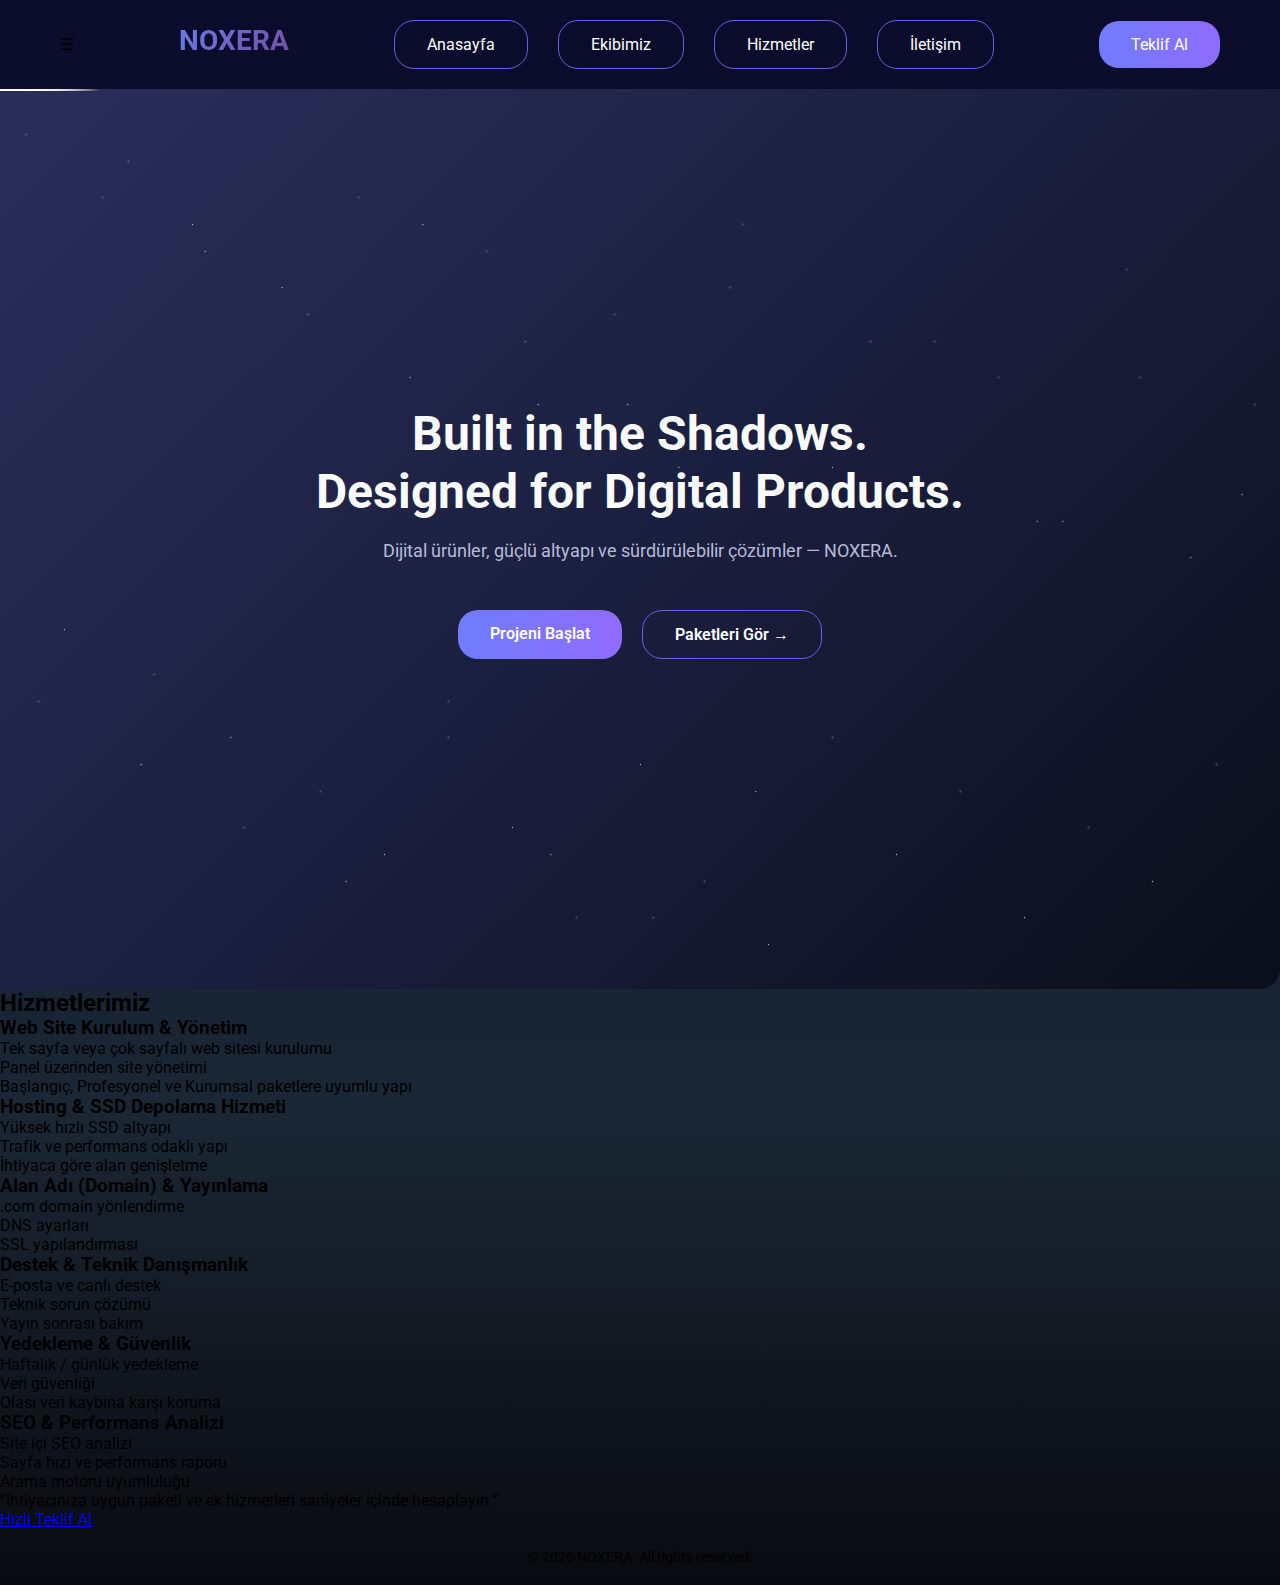
<file: index.html>
<!doctype html>
<html lang="tr">
  <head>
    <meta charset="UTF-8" />
    <meta name="viewport" content="width=device-width, initial-scale=1.0" />
    <title>NOXERA | Digital Products</title>
    <link rel="icon" href="image/logo.png">
    <link rel="stylesheet" href="./style.css" />
  </head>
  <body>
    <header class="nav-bar">
      <div class="menu-toggle">☰</div>
      <div class="logo">NOXERA</div>

      <nav class="nav-links">
        <a href="index.html">Anasayfa</a>
        <a href="team.html">Ekibimiz</a>
        <!--eklendi ve -->
        <a href="#hizmetlerr">Hizmetler</a>
        <a href="communication.html">İletişim</a>
      </nav>
      <a href="offer.html"  class="btnpri">Teklif Al</a>
    </header>
    <!-- HERO -->
    <section class="hero">
      <div class="hero-content">
        <h1>Built in the Shadows.<br />Designed for Digital Products.</h1>
        <p>
          Dijital ürünler, güçlü altyapı ve sürdürülebilir çözümler — NOXERA.
        </p>

        <div class="hero-buttons">
          <a href="offer.html" class="btnpri">Projeni Başlat</a>
          <a href="price.html" class="btnsec">Paketleri Gör →</a>
        </div>
      </div>
      <!--arka plan efekti-->
      <div class="stars"></div>
      <div class="shooting-star"></div>
      <div class="shooting-star"></div>
      <div class="shooting-star"></div>
      <div class="shooting-star"></div>
      <div class="shooting-star"></div>
    </section>

    <!--Hizmetler bölümü-->
    <section class="servis" id="hizmetlerr"> 
      <div class="servis-title">
         <h2 class="title">Hizmetlerimiz</h2>
      </div>        
      
      <div class="hizmetler">
        <div class="hizmet">
          <h3>Web Site Kurulum & Yönetim</h3>
          <ul>
            <li>Tek sayfa veya çok sayfalı web sitesi kurulumu</li>
            <li>Panel üzerinden site yönetimi</li>
            <li>Başlangıç, Profesyonel ve Kurumsal paketlere uyumlu yapı</li>
          </ul>
        </div>
        <div class="hizmet">
          <h3>Hosting & SSD Depolama Hizmeti</h3>
          <ul>
            <li>Yüksek hızlı SSD altyapı</li>
            <li>Trafik ve performans odaklı yapı</li>
            <li>İhtiyaca göre alan genişletme</li>
          </ul>
        </div>
        <div class="hizmet">
          <h3>Alan Adı (Domain) & Yayınlama</h3>
          <ul>
            <li>.com domain yönlendirme</li>
            <li>DNS ayarları</li>
            <li>SSL yapılandırması</li>
          </ul>
        </div>
        <div class="hizmet">
          <h3>Destek & Teknik Danışmanlık</h3>
          <ul>
            <li>E-posta ve canlı destek</li>
            <li>Teknik sorun çözümü</li>
            <li>Yayın sonrası bakım</li>
          </ul>
        </div>
        <div class="hizmet">
          <h3>Yedekleme & Güvenlik</h3>
          <ul>
            <li>Haftalık / günlük yedekleme</li>
            <li>Veri güvenliği</li>
            <li>Olası veri kaybına karşı koruma</li>
          </ul>
        </div>
        <div class="hizmet">
          <h3>SEO & Performans Analizi</h3>
          <ul>
            <li>Site içi SEO analizi</li>
            <li>Sayfa hızı ve performans raporu</li>
            <li>Arama motoru uyumluluğu</li>
          </ul>
        </div>
      </div>
      <div class="teklif">
        <p class="not">
          “İhtiyacınıza uygun paketi ve ek hizmetleri saniyeler içinde
          hesaplayın.”
        </p>
      <a href="offer.html" class="teklif-btn">Hızlı Teklif Al</a>
      </div>
    </section>
    <!-- FOOTER -->
    <footer class="footer">
      <p>© 2026 NOXERA. All rights reserved.</p>
    </footer>
    <!--responsive-->
    <script>
      const menuToggle = document.querySelector(".menu-toggle");
      const navBar = document.querySelector(".nav-bar");

      menuToggle.addEventListener("click", () => {
        navBar.classList.toggle("active");
      });
    </script>
  </body>
</html>
</file>
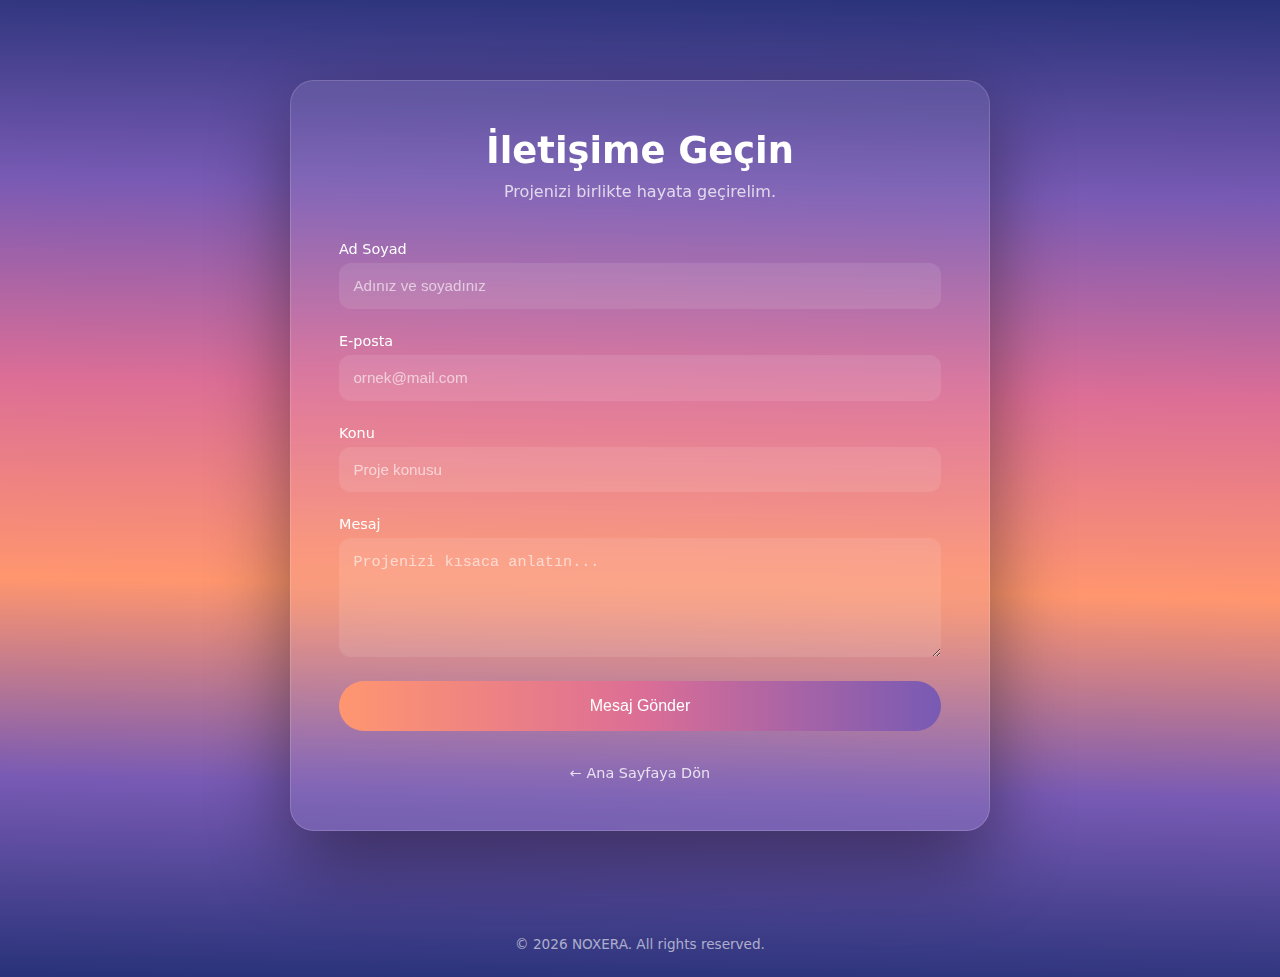
<file: communication.html>
<!doctype html>
<html lang="tr">
<head>
  <meta charset="UTF-8" />
  <meta name="viewport" content="width=device-width, initial-scale=1.0" />
  <title>İletişim | NOXERA</title>
  <link rel="icon" href="image/logo.png">
  <link rel="stylesheet" href="communication.css" />
</head>
<body>

  <main>
    <section class="contact-container">

      <div class="contact-header">
        <h1>İletişime Geçin</h1>
        <p>Projenizi birlikte hayata geçirelim.</p>
      </div>

      <form class="contact-form">

        <div class="form-group">
          <label>Ad Soyad</label>
          <input type="text" placeholder="Adınız ve soyadınız" required>
        </div>

        <div class="form-group">
          <label>E-posta</label>
          <input type="email" placeholder="ornek@mail.com" required>
        </div>

        <div class="form-group">
          <label>Konu</label>
          <input type="text" placeholder="Proje konusu">
        </div>

        <div class="form-group">
          <label>Mesaj</label>
          <textarea rows="5" placeholder="Projenizi kısaca anlatın..." required></textarea>
        </div>

        <button type="submit">Mesaj Gönder</button>

      </form>

      <div class="back-home">
        <a href="index.html">← Ana Sayfaya Dön</a>
      </div>

    </section>
  </main>

  <footer>
    © 2026 NOXERA. All rights reserved.
  </footer>

</body>
</html>
</file>
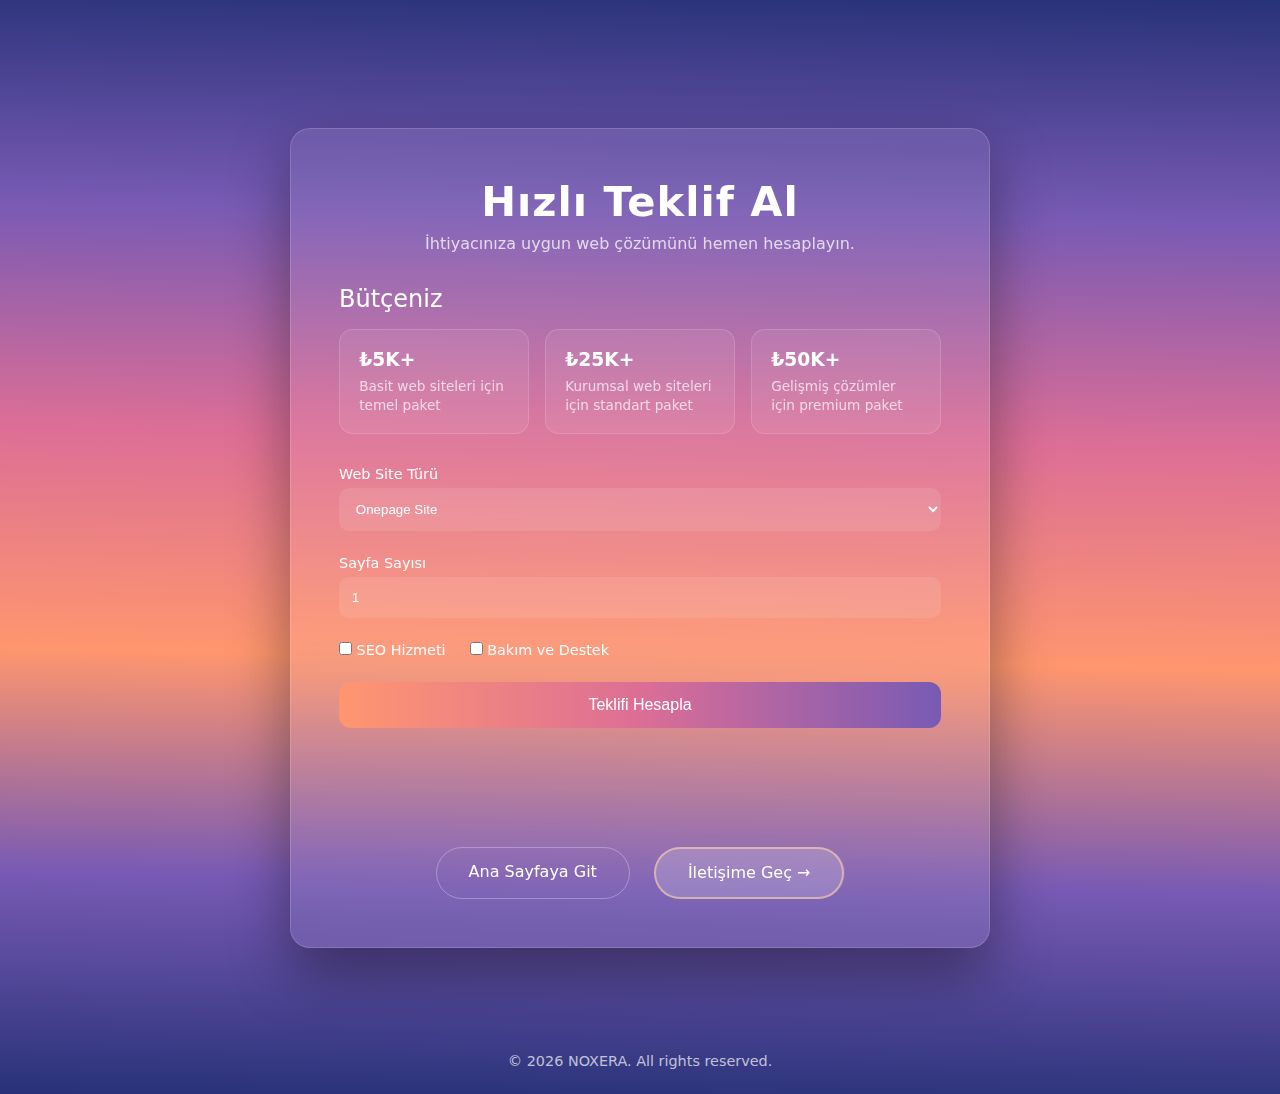
<file: offer.html>
<!doctype html>
<html lang="tr">
  <head>
    <meta charset="UTF-8" />
    <meta name="viewport" content="width=device-width, initial-scale=1.0" />
    <title>Teklif Al | NOXERA</title>
    <link rel="icon" href="image/logo.png">
    <link rel="stylesheet" href="offer.css" />
  </head>
  <body>
    <main>
      <section class="group">
        <section class="main-title">
          <h2 class="title">Hızlı Teklif Al</h2>
          <span class="not"
            >İhtiyacınıza uygun web çözümünü hemen hesaplayın.</span
          >
        </section>
        <!--hızlı paketler-->
        <div class="budget">
          <h2>Bütçeniz</h2>
          <div class="budget-con">
            <div class="budget-type">
              <h3>₺5K+</h3>
              <span>Basit web siteleri için temel paket</span>
            </div>
            <div class="budget-type">
              <h3>₺25K+</h3>
              <span>Kurumsal web siteleri için standart paket</span>
            </div>
            <div class="budget-type">
              <h3>₺50K+</h3>
              <span>Gelişmiş çözümler için premium paket</span>
            </div>
          </div>
        </div>
        <!--hesap alanı-->
        <section class="offer">
          <form>
            <!--comboBox web site türü seçimi-->
            <div class="calculation">
              <label for="site-type">Web Site Türü</label>
              <select id="site-type">
                <option value="onepage">Onepage Site</option>
                <option value="eticaret">E-Ticaret Sitesi</option>
                <option value="kurumsal">Kurumsal Web Site</option>
                <option value="portfoy">Portföy Site</option>
                <option value="haber">Haber Sitesi</option>
                <option value="ilan">İlan Sitesi</option>
              </select>
            </div>
            <!--sayfa sayısı-->
            <div class="calculation">
              <label for="page">Sayfa Sayısı</label>
              <input type="number" id="page-counter" min="1" value="1" />
            </div>

            <!--Diğer ek hizmetler-->
            <div class="calculate">
              <label>
                <input type="checkbox" id="seo" />
                SEO Hizmeti
              </label>
              <label>
                <input type="checkbox" id="support" />
                Bakım ve Destek
              </label>
            </div>
            <div>
              <button id="calculateBtn">Teklifi Hesapla</button>
            </div>
          </form>

          <!--hesabın yazılacağı kısım-->
          <div class="offer-result" id="offerResult"></div>
        </section>

        <!--anasayfa veya iletişim sayfasına git -->
        <div class="page-buttons">
          <a href="index.html" class="ana-btn">Ana Sayfaya Git</a>
          <a href="communication.html" class="ilet-btn">İletişime Geç →</a>
        </div>
      </section>
    </main>
    <!-- FOOTER -->
    <footer class="footer">
      <p>© 2026 NOXERA. All rights reserved.</p>
    </footer>
    <!-- JavaScript-->
    <script src="offer.js"></script>
  </body>
</html>
</file>
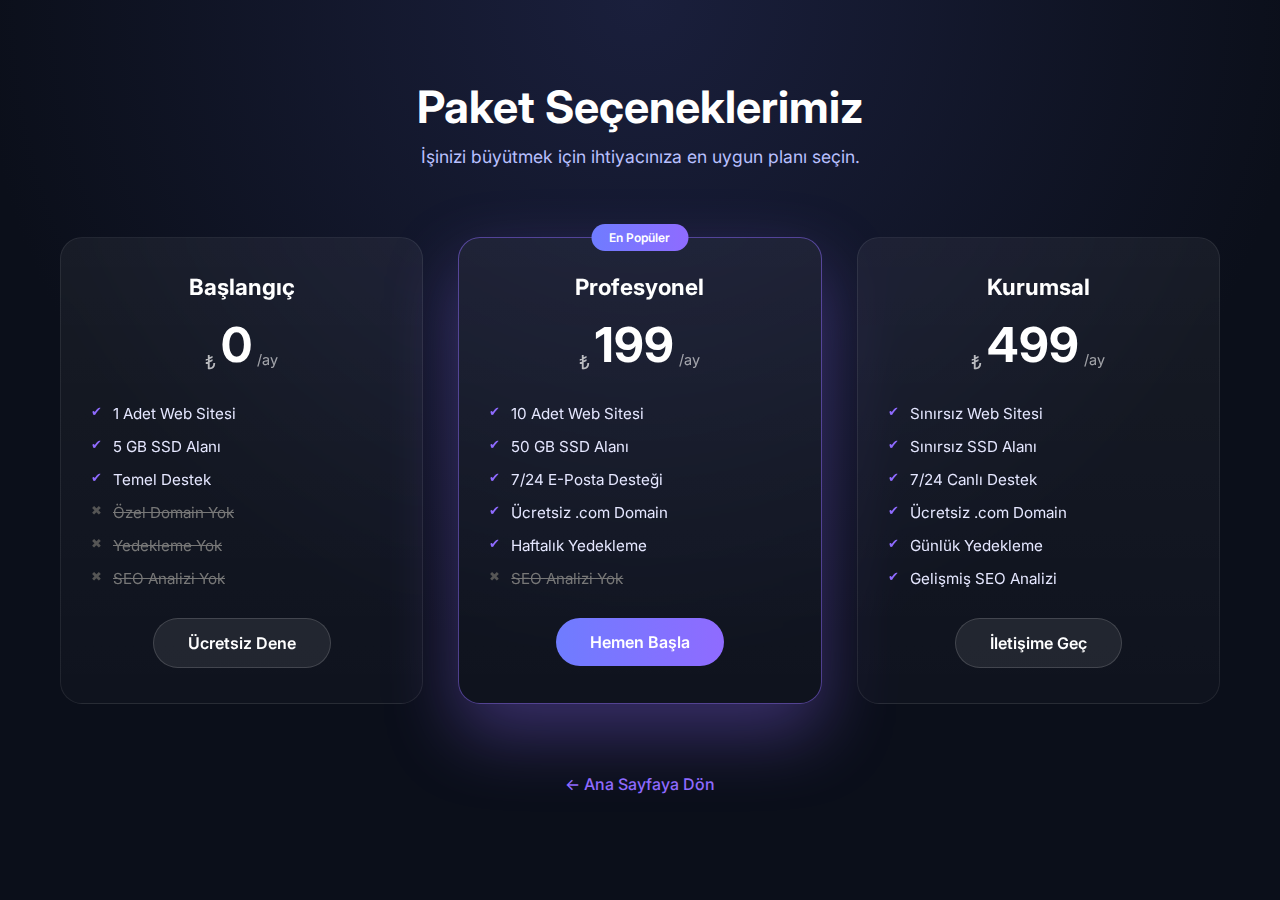
<file: price.html>
<!DOCTYPE html>
<html lang="tr">
<head>
    <meta charset="UTF-8">
    <meta name="viewport" content="width=device-width, initial-scale=1.0">
    <title>Fiyat Planı | NOXERA</title>
    <link rel="icon" href="image/logo.png">
    <link rel="stylesheet" href="pricing.css">
</head>
<body>

    <div class="main-container">

        <header class="page-header">
            <h1>Paket Seçeneklerimiz</h1>
            <p>İşinizi büyütmek için ihtiyacınıza en uygun planı seçin.</p>
        </header>

        <div class="pricing-wrapper">

            <div class="card">
                <div class="card-header">
                    <h3>Başlangıç</h3>
                    <div class="price-box">
                        <span class="currency">₺</span>
                        <span class="amount">0</span>
                        <span class="period">/ay</span>
                    </div>
                </div>
                <div class="card-body">
                    <ul>
                        <li>1 Adet Web Sitesi</li>
                        <li>5 GB SSD Alanı</li>
                        <li>Temel Destek</li>
                        <li class="disabled">Özel Domain Yok</li>
                        <li class="disabled">Yedekleme Yok</li>
                        <li class="disabled">SEO Analizi Yok</li>
                    </ul>
                </div>
                <div class="card-footer">
                    <a href="#" class="btn">Ücretsiz Dene</a>
                </div>
            </div>

            <div class="card popular">
                <div class="badge">En Popüler</div> 
                
                <div class="card-header">
                    <h3>Profesyonel</h3>
                    <div class="price-box">
                        <span class="currency">₺</span>
                        <span class="amount">199</span>
                        <span class="period">/ay</span>
                    </div>
                </div>
                <div class="card-body">
                    <ul>
                        <li>10 Adet Web Sitesi</li>
                        <li>50 GB SSD Alanı</li>
                        <li>7/24 E-Posta Desteği</li>
                        <li>Ücretsiz .com Domain</li>
                        <li>Haftalık Yedekleme</li>
                        <li class="disabled">SEO Analizi Yok</li>
                    </ul>
                </div>
                <div class="card-footer">
                    <a href="#" class="btn btn-primary">Hemen Başla</a>
                </div>
            </div>

            <div class="card">
                <div class="card-header">
                    <h3>Kurumsal</h3>
                    <div class="price-box">
                        <span class="currency">₺</span>
                        <span class="amount">499</span>
                        <span class="period">/ay</span>
                    </div>
                </div>
                <div class="card-body">
                    <ul>
                        <li>Sınırsız Web Sitesi</li>
                        <li>Sınırsız SSD Alanı</li>
                        <li>7/24 Canlı Destek</li>
                        <li>Ücretsiz .com Domain</li>
                        <li>Günlük Yedekleme</li>
                        <li>Gelişmiş SEO Analizi</li>
                    </ul>
                </div>
                <div class="card-footer">
                    <a href="#" class="btn">İletişime Geç</a>
                </div>
            </div>

        </div> <div class="back-link">
            <a href="index.html">← Ana Sayfaya Dön</a>
        </div>

    </div> </body>
</html>
</file>
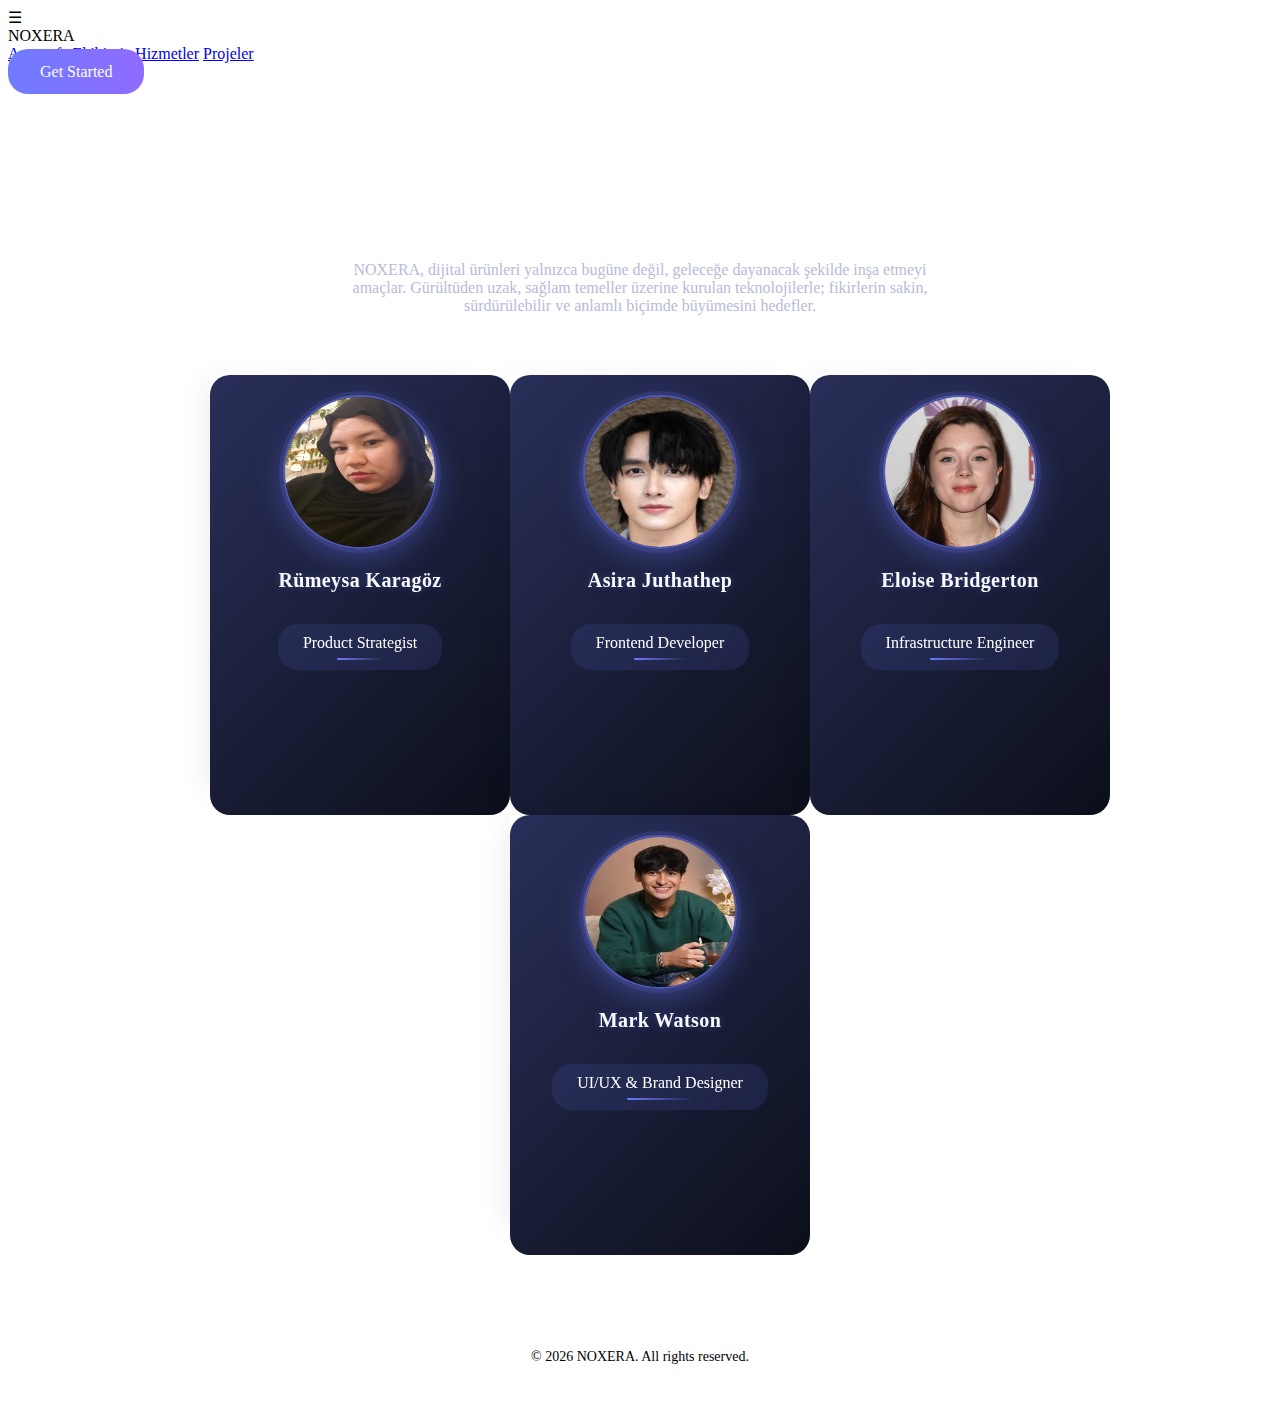
<file: team.html>
<!doctype html>
<html lang="tr">
  <head>
    <meta charset="UTF-8" />
    <meta name="viewport" content="width=device-width, initial-scale=1.0" />
    <title>Ekibimiz | NOXERA</title>
    <link rel="stylesheet" href="team.css" />
  </head>
  <body>
    <header class="nav-bar">
      <div class="menu-toggle">☰</div>
      <div class="logo">NOXERA</div>

      <nav class="nav-links">
        <a href="index.html">Anasayfa</a>
        <a href="team.html">Ekibimiz</a>
        <!--eklendi ve -->
        <a href="#">Hizmetler</a>
        <a href="#">Projeler</a>
      </nav>
      <a class="btnpri">Get Started</a>
    </header>
    <!--uzman kadro bölümü-->
    <section class="team">
      <h1>Uzman Kadromuz</h1>
      <p class="vizyon">
        NOXERA, dijital ürünleri yalnızca bugüne değil, geleceğe dayanacak
        şekilde inşa etmeyi amaçlar. Gürültüden uzak, sağlam temeller üzerine
        kurulan teknolojilerle; fikirlerin sakin, sürdürülebilir ve anlamlı
        biçimde büyümesini hedefler.
      </p>
      <div class="team-grid">
        <!--kart1-->
        <div class="team-card">
          <div class="card-inner">
            <div class="card-front">
              <img src="foto.jpeg" alt="rk" />
              <h3>Rümeysa Karagöz</h3>
              <span>Product Strategist</span>
            </div>
            <div class="card-back">
              <ul class="skill">
                <li class="skill-tag">Ürün Stratejisi</li>
                <li class="skill-tag">Stratejik Planlama</li>
                <li class="skill-tag">İş Analizi</li>
                <li class="skill-tag">Karar Alma</li>
                <li class="skill-tag">Vizyon Geliştirme</li>
              </ul>
              <div class="certificate">
                <a href="https://flexfarm-tr.netlify.app/" target="_blank">
                  <img src="certificate.png" alt="FlexFarm Sertifikası" />
                </a>
              </div>
            </div>
          </div>
        </div>
        <!--kart2-->
        <div class="team-card">
          <div class="card-inner">
            <div class="card-front">
              <img src="asira.jpg" alt="asira" />
              <h3>Asira Juthathep</h3>
              <span>Frontend Developer</span>
            </div>
            <div class="card-back">
              <ul class="skill">
                <li class="skill-tag">Frontend Development</li>
                <li class="skill-tag">UI Implementation</li>
                <li class="skill-tag">Responsive Design</li>
                <li class="skill-tag">Web Performance</li>
                <li class="skill-tag">SEO</li>
              </ul>
            </div>
          </div>
        </div>

        <!--kart3-->
        <div class="team-card">
          <div class="card-inner">
            <div class="card-front">
              <img src="eloise.webp" alt="elo" />
              <h3>Eloise Bridgerton</h3>
              <span>Infrastructure Engineer</span>
            </div>
            <div class="card-back">
              <ul class="skill">
                <li class="skill-tag">Backend Systems</li>
                <li class="skill-tag">Infrastructure Management</li>
                <li class="skill-tag">Server Administration</li>
                <li class="skill-tag">Security</li>
                <li class="skill-tag">Automation</li>
              </ul>
            </div>
          </div>
        </div>
        <!--kar4-->
        <div class="team-card">
          <div class="card-inner">
            <div class="card-front">
              <img src="mark.jpg" alt="mark" />
              <h3>Mark Watson</h3>
              <span>UI/UX & Brand Designer</span>
            </div>
            <div class="card-back">
              <ul class="skill">
                <li class="skill-tag">Product Design</li>
                <li class="skill-tag">UI/UX Design</li>
                <li class="skill-tag">User Experience</li>
                <li class="skill-tag">Visual Consistency</li>
                <li class="skill-tag">Minimal Design</li>
              </ul>
            </div>
          </div>
        </div>
      </div>
    </section>
    <!-- FOOTER -->
    <section>
      <footer class="footer">
        <p>© 2026 NOXERA. All rights reserved.</p>
      </footer>
    </section>
    <!--Responsive-->
    <script>
      document.querySelectorAll(".team-card").forEach((card) => {
        card.addEventListener("click", () => {
          card.classList.toggle("active");
        });
      });
    </script>
    <script>
      const menuToggle = document.querySelector(".menu-toggle");
      const navBar = document.querySelector(".nav-bar");

      menuToggle.addEventListener("click", () => {
        navBar.classList.toggle("active");
      });
    </script>
  </body>
</html>
</file>
<file: communication.css>
* {
  margin: 0;
  padding: 0;
  box-sizing: border-box;
}

body {
  min-height: 100vh;
  font-family: "Inter", system-ui, sans-serif;
  background: linear-gradient(
    1deg,
    rgba(40, 50, 120, 1) 0%,
    rgba(120, 90, 180, 1) 20%,
    rgba(255, 150, 110, 1) 40%,
    rgba(220, 110, 150, 1) 60%,
    rgba(120, 90, 180, 1) 80%,
    rgba(40, 50, 120, 1) 100%
  );
  display: flex;
  flex-direction: column;
}

main {
  flex: 1;
  display: flex;
  justify-content: center;
  padding: 80px 20px;
}

.contact-container {
  width: 100%;
  max-width: 700px;
  padding: 3rem;
  border-radius: 24px;
  background: rgba(255,255,255,0.08);
  backdrop-filter: blur(20px);
  border: 1px solid rgba(255,255,255,0.15);
  box-shadow: 0 30px 80px rgba(0,0,0,0.45);
}

.contact-header {
  text-align: center;
  margin-bottom: 2.5rem;
}

.contact-header h1 {
  color: #fff;
  font-size: 2.3rem;
  margin-bottom: 10px;
}

.contact-header p {
  color: rgba(255,255,255,0.75);
}

.form-group {
  display: flex;
  flex-direction: column;
  margin-bottom: 1.5rem;
}

.form-group label {
  color: #fff;
  margin-bottom: 6px;
  font-size: 0.9rem;
}

input,
textarea {
  padding: 0.9rem;
  border-radius: 12px;
  border: none;
  background: rgba(255,255,255,0.1);
  color: #fff;
  outline: none;
  font-size: 0.95rem;
}

input::placeholder,
textarea::placeholder {
  color: rgba(255,255,255,0.6);
}

button {
  width: 100%;
  padding: 1rem;
  border-radius: 50px;
  border: none;
  font-size: 1rem;
  font-weight: 500;
  cursor: pointer;
  background: linear-gradient(90deg, #ff9670, #dc6e96, #785ab4);
  color: #fff;
  transition: 0.3s ease;
}

button:hover {
  transform: translateY(-3px);
  box-shadow: 0 10px 30px rgba(0,0,0,0.4);
}

.back-home {
  text-align: center;
  margin-top: 2rem;
}

.back-home a {
  color: rgba(255,255,255,0.8);
  text-decoration: none;
  font-size: 0.9rem;
}

.back-home a:hover {
  text-decoration: underline;
}

footer {
  text-align: center;
  padding: 25px;
  color: rgba(255,255,255,0.6);
  font-size: 0.85rem;
}

/* Responsive */

@media (max-width: 600px) {
  .contact-container {
    padding: 2rem 1.5rem;
  }

  .contact-header h1 {
    font-size: 1.8rem;
  }
}
</file>
<file: offer.css>
* {
  margin: 0;
  padding: 0;
  box-sizing: border-box;
}

body {
  min-height: 100vh;
  font-family: "Inter", system-ui, sans-serif;
  background: linear-gradient(
    1deg,
    rgba(40, 50, 120, 1) 0%,
    rgba(120, 90, 180, 1) 20%,
    rgba(255, 150, 110, 1) 40%,
    rgba(220, 110, 150, 1) 60%,
    rgba(120, 90, 180, 1) 80%,
    rgba(40, 50, 120, 1) 100%
  );
  display: flex;
  flex-direction: column;
}
main {
  flex: 1; 
  display: flex;
  justify-content: center;
  padding: 80px 20px;
}

/* Ana kapsayıcı */
.group {
  width: 100%;
  max-width: 700px;
  margin-top: 3rem;
  padding: 3rem;
  border-radius: 20px;
  background: rgba(255, 255, 255, 0.08);
  backdrop-filter: blur(20px);
  border: 1px solid rgba(255,255,255,0.15);
  box-shadow: 0 25px 60px rgba(0,0,0,0.4);
}

/* Başlık */
.main-title {
  text-align: center;
  margin-bottom: 2rem;
}

.title {
  font-size: 2.6rem;
  font-weight: 600;
  color: #ffffff;
  letter-spacing: 1px;
}

.not {
  display: block;
  margin-top: 8px;
  font-size: 1rem;
  color: rgba(255,255,255,0.75);
}

/* Budget Kartları */
.budget h2 {
  color: #fff;
  margin-bottom: 1rem;
  font-weight: 500;
}

.budget-con {
  display: flex;
  gap: 1rem;
  margin-bottom: 2rem;
}

.budget-type {
  flex: 1;
  padding: 1.2rem;
  border-radius: 14px;
  background: rgba(255,255,255,0.07);
  border: 1px solid rgba(255,255,255,0.15);
  transition: 0.3s ease;
  cursor: pointer;
}

.budget-type h3 {
  color: #fff;
  font-weight: 600;
  margin-bottom: 6px;
}

.budget-type span {
  font-size: 0.85rem;
  color: rgba(255,255,255,0.7);
}

.budget-type:hover {
  background: rgba(255,255,255,0.15);
  transform: translateY(-4px);
}

/* Form Alanı */
.calculation {
  margin-bottom: 1.5rem;
  display: flex;
  flex-direction: column;
}

.calculation label {
  color: #fff;
  margin-bottom: 6px;
  font-size: 0.9rem;
}

select,
input[type="number"] {
  padding: 0.8rem;
  border-radius: 10px;
  border: none;
  background: rgba(255,255,255,0.1);
  color: #fff;
  outline: none;
}

select option {
  color: black;
}

.calculate {
  display: flex;
  gap: 1.5rem;
  margin-bottom: 1.5rem;
  color: #fff;
  font-size: 0.9rem;
}

/* Buton */
button {
  width: 100%;
  padding: 0.9rem;
  border-radius: 12px;
  border: none;
  font-size: 1rem;
  font-weight: 500;
  cursor: pointer;
  background: linear-gradient(
    90deg,
    #ff9670,
    #dc6e96,
    #785ab4
  );
  color: #fff;
  transition: 0.3s ease;
}

button:hover {
  transform: translateY(-3px);
  box-shadow: 0 10px 30px rgba(0,0,0,0.4);
}

/* Sonuç Alanı */
.offer-result {
  margin-top: 2rem;
  padding: 1.2rem;
  border-radius: 14px;
  background: rgba(255,255,255,0.12);
  color: #fff;
  font-weight: 500;
  text-align: center;

  opacity: 0;
  transform: translateY(20px) scale(0.98);
  transition: all 0.5s ease;
  backdrop-filter: blur(10px);
}

/* Aktif olunca */
.offer-result.active {
  opacity: 1;
  transform: translateY(0) scale(1);
}


/* Anasayfa  ve iletişim*/
.page-buttons {
  margin-top: 3rem;
  display: flex;
  justify-content: center;
  gap: 1.5rem;
  flex-wrap: wrap;
}

.ana-btn {
  padding: 0.9rem 2rem;
  border-radius: 50px;
  text-decoration: none;
  font-weight: 500;
  color: #fff;
  border: 1px solid rgba(255,255,255,0.3);
  background: transparent;
  transition: transform 0.4s ease, box-shadow 0.4s ease;
}

.ana-btn:hover {
  box-shadow:
    0 20px 40px rgba(0, 0, 0, 0.35),
    inset 0 1px 0 rgba(255, 255, 255, 0.12);
  background: rgba(255, 210, 170, 0.2);
  border-color: rgba(255, 210, 170, 1); 
}

.ilet-btn {
  display: inline-block;
  padding: 0.9rem 2rem;
  border-radius: 50px;
  border: 2px solid rgba(255, 210, 170, 0.6);
  text-decoration: none;
  font-weight: 500;
  color: #fff;
  background: rgba(255,255,255,0.1);
  backdrop-filter: blur(10px);
  transition: transform 0.4s ease, box-shadow 0.4s ease;
}

.ilet-btn:hover {
box-shadow:
    0 20px 40px rgba(0, 0, 0, 0.35),
    inset 0 1px 0 rgba(255, 255, 255, 0.12);
  background: rgba(255, 210, 170, 0.2);
  border-color: rgba(255, 210, 170, 1);
}

footer {
  text-align: center;
  padding: 25px;
  color: rgba(255,255,255,0.7);
  font-size: 0.9rem;
}
/*Resposive*/
@media (max-width: 900px) {
  .group {
    padding: 2.5rem;
  }

  .budget-con {
    flex-direction: column;
  }

  .page-buttons {
    flex-direction: column;
    gap: 1rem;
  }
}

@media (max-width: 600px) {
  .group {
    padding: 2rem 1.5rem;
  }

  .title {
    font-size: 2rem;
  }

  button,
  .primary-btn,
  .secondary-btn {
    width: 100%;
    text-align: center;
  }
}
</file>
<file: team.css>
/*buton get started*/
.btnpri {
  text-decoration: none;
  background: linear-gradient(90deg, #6f7cff, #8f6bff);
  color: #fff;
  padding: 14px 32px;
  border-radius: 20px;
  transition:
    transform 0.2s ease,
    box-shadow 0.2s ease;
}
.btnpri:hover {
  transform: translateY(-2px);
  box-shadow: 0 10px 30px rgba(111, 124, 255, 0.4);
}

/*Uzman kadro kısmı*/

.team {
  padding: 100px 60px;
  text-align: center;
  color: #fff;
}
/*vizyon kısmı*/
.vizyon {
  max-width: 600px;
  margin: 20px auto 60px;
  color: #b7bbd8;
}
/*kart conteniar*/
.team-grid {
  display: flex;
  gap: 40px;
  justify-content: center;
  flex-wrap: wrap;
}

/* Kart kapsayıcı */
.team-card {
  width: 260px;
  height: 400px;
  perspective: 1000px; /* 3D derinlik */
  box-shadow: 0 10px 30px rgba(0, 0, 0, 0.1);
  transition: box-shadow 0.3s ease;
}

/* Kart içi dönüş */
.card-inner {
  width: 100%;
  height: 100%;
  transition: transform 0.7s ease-in-out;
  transform-style: preserve-3d;
}
/* Mouse gelince kart döner */
.team-card:hover .card-inner {
  transform: rotateY(180deg); /* Flip efekti */
}

/* Ön & arka yüz */
.card-front,
.card-back {
  position: absolute;
  width: 100%;
  height: 100%;
  backface-visibility: hidden;
  border-radius: 20px;
  background: linear-gradient(135deg, #2a2f5a, #0b0f1a);
  padding: 20px;
  text-align: center;
}
.card-back {
  transform: rotateY(180deg);
  display: flex;
  flex-direction: column;
  justify-content: flex-start; /* 🔥 */
  align-items: center;
  gap: 16px;
  padding-top: 20px;
}

/*profil foto*/
.card-front img {
  width: 150px;
  height: 150px;
  border-radius: 50%;
  border: 2px solid rgba(111, 124, 255, 0.6);
  margin: 0 auto 20px auto;
  display: block;
  box-shadow:
    0 0 0 4px rgba(111, 124, 255, 0.15),
    0 10px 30px rgba(111, 124, 255, 0.35);
  transition: transform 0.3s ease;
}
.team-card:hover .card-front img {
  transform: scale(1.08); /* Mouse gelince %8 büyür */
}
/*personel title*/
.card-front h3 {
  margin-top: 10px;
  margin-bottom: 12px;
  font-size: 20px;
  font-weight: 600;
  color: #f9fafb;
  text-shadow: 0 0 8px rgba(111, 124, 255, 0.35); /* hafif neon vurgu */
  letter-spacing: 0.4px;
}
.card-front span {
  position: relative;
  background: rgba(111, 124, 255, 0.12);
  padding: 10px 25px;
  margin-top: 20px;
  border-radius: 20px;
  display: inline-block;
}

.card-front span::after {
  content: "";
  width: 40%;
  height: 2px;
  background: linear-gradient(90deg, #6f7cff, transparent);
  display: block;
  margin: 6px auto 0;
  border-radius: 10px;
}

/* Arka yüz */
.card-back {
  transform: rotateY(180deg);
  display: flex;
  flex-direction: column;
  justify-content: center;
  gap: 20px;
}

/* Sertifika  */
/* Sertifika başlangıçta gizli */
.certificate {
  margin-top: 10px;
  text-align: center;
  opacity: 1 !important;
  transform: translateY(20px) scale(0.95);
  transition: all 0.4s ease;
}

/* Kart hover olunca sertifika görünür */
.team-card:hover .certificate {
  opacity: 1;
  transform: translateY(0) scale(1);
}

/* Sertifika görseli */
.certificate img {
  width: 140px;
  border-radius: 12px;
  margin-bottom: 6px;

  box-shadow:
    0 0 20px rgba(111, 124, 255, 0.4),
    0 10px 30px rgba(0, 0, 0, 0.4);
  transition:
    transform 0.3s ease,
    box-shadow 0.3s ease;
}
.certificate img:hover {
  transform: scale(1.05);
  box-shadow:
    0 0 30px rgba(111, 124, 255, 0.6),
    0 15px 40px rgba(0, 0, 0, 0.5);
}

/* Sertifika yazısı */
.certificate span {
  display: block;
  font-size: 12px;
  color: #9fa4ff;
  letter-spacing: 0.8px;
}
/*skill kısmı */

.skill {
  text-align: center;
  margin: 0 -6px;
}

.skill-tag {
  background: linear-gradient(135deg, #667eea 0%, #764ba2 100%);
  padding: 8px 16px;
  color: white;
  border-radius: 25px;
  font-size: 14px;
  font-weight: 500;
  display: inline-block;
  margin: 6px;
  letter-spacing: 0.5px;
  transition:
    transform 0.2s ease,
    box-shadow 0.2s ease;
}

.skill-tag:hover {
  transform: translateY(-2px);
  box-shadow:
    0 0 30px rgba(111, 124, 255, 0.6),
    0 15px 40px rgba(0, 0, 0, 0.5);
}

/*Light version*/

body.light .team {
  color: #0f172a;
}

body.light .vizyon {
  color: #475569;
}

body.light .team-card {
  box-shadow: 0 15px 35px rgba(15, 23, 42, 0.12);
}

body.light .card-front,
body.light .card-back {
  background: linear-gradient(135deg, #ffffff, #f1f5f9);
  color: #0f172a;
}

body.light .card-front h3 {
  color: #0f172a;
  text-shadow: none;
}

body.light .card-front span {
  background: rgba(59, 130, 246, 0.12);
  color: #1e3a8a;
}

body.light .card-front span::after {
  background: linear-gradient(90deg, #3b82f6, transparent);
}

body.light .card-front img {
  border: 2px solid rgba(59, 130, 246, 0.5);
  box-shadow:
    0 0 0 4px rgba(59, 130, 246, 0.15),
    0 10px 25px rgba(0, 0, 0, 0.15);
}


body.light .certificate span {
  color: #1e40af;
}

body.light .certificate img {
  box-shadow:
    0 0 20px rgba(59, 130, 246, 0.35),
    0 10px 25px rgba(0, 0, 0, 0.2);
}

body.light .skill-tag {
  background: linear-gradient(135deg, #60a5fa, #2563eb);
  color: #ffffff;
}

body.light .skill-tag:hover {
  box-shadow:
    0 0 25px rgba(59, 130, 246, 0.5),
    0 10px 25px rgba(0, 0, 0, 0.25);
}

/* FOOTER */
.footer {
  text-align: center;
  padding: 20px;
  font-size: 14px;
}
/*  RESPONSIVE */

@media (max-width: 992px) {
  .nav-bar {
    padding: 16px 30px;
  }

  .team {
    padding: 80px 30px;
  }

  .team-grid {
    gap: 30px;
  }

  .team-card {
    width: 240px;
    height: 380px;
  }
}

/*Mobil responsive*/
@media (max-width: 800px) {

  /* Team alanı */
  .team {
    padding: 60px 20px;
  }

  .team h1 {
    font-size: 28px;
  }

  .vizyon {
    font-size: 14px;
  }

  /* Kartlar */
  .team-grid {
    flex-direction: column;
    align-items: center;
  }

  .team-card {
    width: 90%;
    max-width: 320px;
    height: 400px;
  }

  /* Hover yerine tıklama hissi */
  .team-card:hover .card-inner {
    transform: none;
  }

  .team-card.active .card-inner {
    transform: rotateY(180deg);
  }
}
</file>
<file: style.css>
/*Font roboto levba*/
@import url('https://fonts.googleapis.com/css2?family=Roboto+Slab:wght@100..900&family=Roboto:ital,wght@0,100..900;1,100..900&display=swap');

/*varasayılan reset işlemi*/
* {
    margin: 0;
    padding: 0;
    box-sizing: border-box;
}

body {
    min-height: 100vh;
    font-family: "Roboto" , sans-serif;   
    background: linear-gradient(to bottom, #0b0b2b, #1b2735 70%, #090a0f);
    overflow-x: hidden;
}
/*Arka plan yıldız kısmı*/
.stars {
  width: 1px;
  height: 1px;
  position: absolute;
  background: white;
  box-shadow: 2vw 5vh 2px white, 10vw 8vh 2px white, 15vw 15vh 1px white,
    22vw 22vh 1px white, 28vw 12vh 2px white, 32vw 32vh 1px white,
    38vw 18vh 2px white, 42vw 35vh 1px white, 48vw 25vh 2px white,
    53vw 42vh 1px white, 58vw 15vh 2px white, 63vw 38vh 1px white,
    68vw 28vh 2px white, 73vw 45vh 1px white, 78vw 32vh 2px white,
    83vw 48vh 1px white, 88vw 20vh 2px white, 93vw 52vh 1px white,
    98vw 35vh 2px white, 5vw 60vh 1px white, 12vw 65vh 2px white,
    18vw 72vh 1px white, 25vw 78vh 2px white, 30vw 85vh 1px white,
    35vw 68vh 2px white, 40vw 82vh 1px white, 45vw 92vh 2px white,
    50vw 75vh 1px white, 55vw 88vh 2px white, 60vw 95vh 1px white,
    65vw 72vh 2px white, 70vw 85vh 1px white, 75vw 78vh 2px white,
    80vw 92vh 1px white, 85vw 82vh 2px white, 90vw 88vh 1px white,
    95vw 75vh 2px white;
  animation: twinkle 8s infinite linear;
}

.shooting-star {
  position: absolute;
  width: 100px;
  height: 2px;
  background: linear-gradient(90deg, white, transparent);
  animation: shoot 3s infinite ease-in;
}

.shooting-star:nth-child(1) {
  top: 20%;
  left: -100px;
  animation-delay: 0s;
}

.shooting-star:nth-child(2) {
  top: 35%;
  left: -100px;
  animation-delay: 1s;
}

.shooting-star:nth-child(3) {
  top: 50%;
  left: -100px;
  animation-delay: 2s;
}

@keyframes twinkle {
  0%,
  100% {
    opacity: 0.8;
  }
  50% {
    opacity: 0.4;
  }
}

@keyframes shoot {
  0% {
    transform: translateX(0) translateY(0) rotate(25deg);
    opacity: 1;
  }
  100% {
    transform: translateX(120vw) translateY(50vh) rotate(25deg);
    opacity: 0;
  }
}

/* Additional twinkling stars with different animation timing */
.stars::after {
  content: "";
  position: absolute;
  width: 1px;
  height: 1px;
  background: white;
  box-shadow: 8vw 12vh 2px white, 16vw 18vh 1px white, 24vw 25vh 2px white,
    33vw 15vh 1px white, 41vw 28vh 2px white, 49vw 35vh 1px white,
    57vw 22vh 2px white, 65vw 42vh 1px white, 73vw 28vh 2px white,
    81vw 48vh 1px white, 89vw 32vh 2px white, 97vw 45vh 1px white,
    3vw 68vh 2px white, 11vw 75vh 1px white, 19vw 82vh 2px white,
    27vw 88vh 1px white, 35vw 72vh 2px white, 43vw 85vh 1px white,
    51vw 92vh 2px white, 59vw 78vh 1px white;
  animation: twinkle 6s infinite linear reverse;
}


/*header kısmı*/
.logo{
 font-size: 28px;
    color: #2d3748;
    margin-bottom: 8px;
    font-weight: 700;
    background: linear-gradient(135deg, #667eea 0%, #764ba2 100%);
    background-clip: text ;
    -webkit-text-fill-color:transparent;
}

.nav-bar {
  display: flex; /* Logo, linkler ve butonu yan yana dizmek için */
  justify-content: space-between; /* Elemanları iki uca yaymak için */
  align-items: center;
  padding: 20px 60px;
}
.nav-links {
  display: flex; /* Menü linklerini yatay dizmek için */
  gap: 30px;
}
.nav-links a {
border:1px solid #6c5ce7;
color: #fff;
padding: 14px 32px;
border-radius:20px ;
transition: transform 0.2s ease, box-shadow 0.2s ease;
text-decoration: none;
}
.nav-links a:hover{
  transform: translateY(-2px);
    box-shadow: 0 10px 30px rgba(111, 124, 255, 0.4);
}
/*hero kısmı*/
.hero {
    min-height: 100vh;
    display: flex;
    color: #fff;
    padding: 80 60px;
    gap: 50px;
}
.hero-content {

 display: flex;
flex-direction: column; 
justify-content: center;
align-items: center;
text-align: center;
border-bottom-right-radius: 20px;
flex: 1.2;
  padding: 120px 80px;
  color: #fff;

  position: relative;
  background: linear-gradient(
    135deg,
    #2a2f5a 0%,
    #1b1f3f 50%,
    #0b0f1a 100%
  );
}

.hero h1 {
 color: #f9fafb;
 font-size: 3rem;
 font-weight: 700;
 line-height: 1.2;
 margin-bottom: 20px;
}

.hero p {
 max-width: 600px;
 font-size: 1.1rem;
 color: #b7bbd8;
 margin-bottom: 35px;
}

.hero-buttons {
 display: flex;
 gap: 20px;
padding: 14px 32px;
 border-radius: 30px;
 font-weight: 600;
 transition: all 0.3s ease;
}

.btnpri {
text-decoration: none;
background: linear-gradient(90deg, #6f7cff, #8f6bff);
color: #fff;
padding: 14px 32px;
border-radius:20px ;
transition: transform 0.2s ease, box-shadow 0.2s ease;
}
.btnpri:hover{
    transform: translateY(-2px);
    box-shadow: 0 10px 30px rgba(111, 124, 255, 0.4);
}
.btnsec {
text-decoration: none ;
border:1px solid #6c5ce7;
color: #fff;
padding: 14px 32px;
border-radius:20px ;
transition: transform 0.2s ease, box-shadow 0.2s ease;
}
.btnsec:hover{
 transform: translateY(-2px);
 box-shadow: 0 10px 30px rgba(111, 124, 255, 0.4);
}
/* FOOTER */
.footer {
  text-align: center;
  padding: 20px;
  font-size: 14px;
}

/* 📱 RESPONSIVE */
@media (max-width: 900px) {

  .hero {
    flex-direction: column; /* Mobilde görsel üstte yazı altta */
  }

  .service-grid {
    grid-template-columns: repeat(2, 1fr); /* Tablet görünümünde 2 sütun */
  }
}

@media (max-width: 600px) {

  .nav-bar {
    flex-direction: column;
    gap: 20px;
    padding: 20px;
  }

  .nav-links {
    flex-direction: column;
    width: 100%;
    align-items: center;
  }

  .hero-content {
    padding: 60px 20px;
  }

  .hero h1 {
    font-size: 1.8rem;
  }

  .hero-buttons {
    flex-direction: column;
    width: 100%;
  }

  .btnpri,
  .btnsec {
    width: 100%;
    text-align: center;
  }
}


@media (max-width: 900px) {

  .hero {
    flex-direction: column;
    gap: 0;
  }

  .hero-content {
    padding: 80px 40px;
    border-radius: 0;
  }

  .hero h1 {
    font-size: 2.2rem;
  }

  .hero p {
    font-size: 1rem;
  }
}

@media (max-width: 600px) {
  .shooting-star {
    display: none;
  }
}
</file>
<file: pricing.css>
/* GOOGLE FONT */
@import url('https://fonts.googleapis.com/css2?family=Inter:wght@300;400;500;600;700&display=swap');

/* RESET */
* {
    margin: 0;
    padding: 0;
    box-sizing: border-box;
}

body {
    font-family: 'Inter', sans-serif;
    min-height: 100vh;
    background: radial-gradient(
        circle at top,
        #1a1f3c 0%,
        #0b0f1a 60%
    );
    color: #ffffff;
}

/* MAIN WRAPPER */
.main-container {
    max-width: 1200px;
    margin: 0 auto;
    padding: 80px 20px 40px;
}

/* HEADER */
.page-header {
    text-align: center;
    margin-bottom: 70px;
}

.page-header h1 {
    font-size: 2.8rem;
    font-weight: 700;
    margin-bottom: 12px;
}

.page-header p {
    color: #b9c0ff;
    font-size: 1.1rem;
}

/* PRICING GRID */
.pricing-wrapper {
    display: grid;
    grid-template-columns: repeat(auto-fit, minmax(280px, 1fr));
    gap: 35px;
    align-items: stretch;
}

/* CARD BASE */
.card {
    position: relative;
    background: linear-gradient(
        180deg,
        rgba(255,255,255,0.05),
        rgba(255,255,255,0.02)
    );
    border-radius: 22px;
    padding: 35px 30px;
    border: 1px solid rgba(255,255,255,0.08);
    backdrop-filter: blur(14px);
    transition: transform .3s ease, box-shadow .3s ease;
}

.card:hover {
    transform: translateY(-8px);
    box-shadow: 0 25px 60px rgba(111,124,255,0.25);
}

/* POPULAR CARD */
.card.popular {
    border: 1px solid rgba(143,107,255,0.5);
    box-shadow: 0 30px 70px rgba(143,107,255,0.35);
}

/* BADGE */
.badge {
    position: absolute;
    top: -14px;
    left: 50%;
    transform: translateX(-50%);
    background: linear-gradient(90deg, #6f7cff, #8f6bff);
    color: #fff;
    padding: 6px 18px;
    font-size: 0.75rem;
    font-weight: 600;
    border-radius: 20px;
}

/* CARD HEADER */
.card-header {
    text-align: center;
    margin-bottom: 30px;
}

.card-header h3 {
    font-size: 1.4rem;
    margin-bottom: 15px;
}

/* PRICE */
.price-box {
    display: flex;
    align-items: flex-end;
    justify-content: center;
    gap: 5px;
}

.currency {
    font-size: 1.2rem;
    opacity: .7;
}

.amount {
    font-size: 3rem;
    font-weight: 700;
}

.period {
    font-size: .9rem;
    opacity: .6;
    margin-bottom: 6px;
}

/* FEATURES */
.card-body ul {
    list-style: none;
    margin: 30px 0;
}

.card-body li {
    margin-bottom: 14px;
    font-size: .95rem;
    color: #e5e7ff;
    position: relative;
    padding-left: 22px;
}

.card-body li::before {
    content: "✔";
    position: absolute;
    left: 0;
    color: #8f6bff;
    font-size: .8rem;
}

.card-body li.disabled {
    color: #777;
    text-decoration: line-through;
}

.card-body li.disabled::before {
    content: "✖";
    color: #555;
}

/* FOOTER BUTTON */
.card-footer {
    text-align: center;
    margin-top: 25px;
}

.btn {
    display: inline-block;
    padding: 14px 34px;
    border-radius: 30px;
    text-decoration: none;
    font-weight: 600;
    color: #fff;
    background: rgba(255,255,255,0.08);
    border: 1px solid rgba(255,255,255,0.15);
    transition: all .3s ease;
}

.btn:hover {
    background: rgba(255,255,255,0.15);
    transform: translateY(-2px);
}

/* PRIMARY BUTTON */
.btn-primary {
    background: linear-gradient(90deg, #6f7cff, #8f6bff);
    border: none;
}

.btn-primary:hover {
    box-shadow: 0 12px 30px rgba(111,124,255,.5);
}

/* BACK LINK */
.back-link {
    margin-top: 70px;
    text-align: center;
}

.back-link a {
    color: #8f6bff;
    text-decoration: none;
    font-weight: 500;
}

.back-link a:hover {
    text-decoration: underline;
}

/* RESPONSIVE */
@media (max-width: 768px) {
    .page-header h1 {
        font-size: 2.2rem;
    }

    .amount {
        font-size: 2.6rem;
    }
}
</file>
